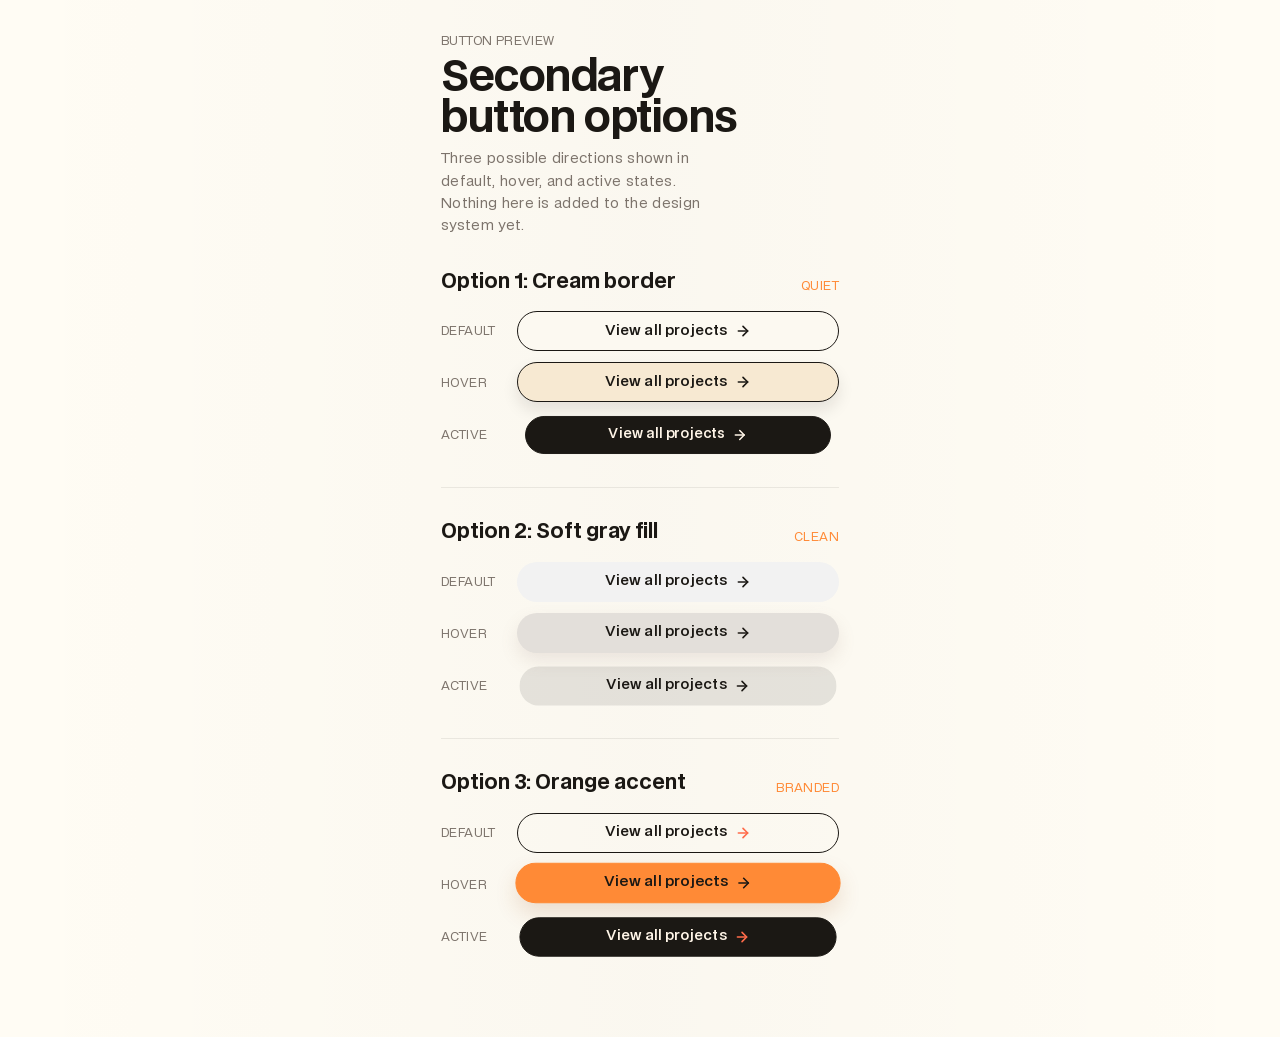
<file: secondary-button-preview.html>
<!doctype html>
<html lang="en">
<head>
  <meta charset="utf-8" />
  <meta name="viewport" content="width=device-width, initial-scale=1" />
  <title>Secondary Button Preview</title>
  <link rel="stylesheet" href="design-system/colors_and_type.css" />
  <style>
    * { box-sizing: border-box; }

    body {
      margin: 0;
      min-height: 100vh;
      background:
        linear-gradient(90deg, rgba(0, 0, 0, 0) 0%, rgba(18, 18, 18, 0.02) 50%, rgba(0, 0, 0, 0) 100%),
        var(--paper);
      color: var(--ink);
      font-family: var(--font-sans);
    }

    .preview-shell {
      width: min(100%, 430px);
      margin: 0 auto;
      padding: 32px 16px 48px;
    }

    .preview-header {
      display: flex;
      flex-direction: column;
      gap: 8px;
      margin-bottom: 32px;
    }

    .preview-eyebrow {
      margin: 0;
      color: var(--ink-muted);
      font-size: 12px;
      line-height: 1.5;
      letter-spacing: 0.4px;
      text-transform: uppercase;
    }

    .preview-title {
      margin: 0;
      font-size: 42px;
      line-height: 0.98;
      letter-spacing: -0.01em;
    }

    .preview-note {
      margin: 0;
      max-width: 32ch;
      font-size: 14px;
      line-height: 1.6;
      letter-spacing: 0.32px;
      color: var(--ink-muted);
    }

    .option-list {
      display: flex;
      flex-direction: column;
      gap: 32px;
    }

    .option {
      display: flex;
      flex-direction: column;
      gap: 16px;
      padding-bottom: 32px;
      border-bottom: 1px solid var(--color-gray-300);
    }

    .option:last-child { border-bottom: 0; }

    .option-head {
      display: flex;
      align-items: flex-end;
      justify-content: space-between;
      gap: 16px;
    }

    .option-name {
      margin: 0;
      font-size: 20px;
      line-height: 1.28;
      letter-spacing: 0;
    }

    .option-tag {
      color: var(--orange);
      font-size: 12px;
      line-height: 1.5;
      letter-spacing: 0.4px;
      text-transform: uppercase;
      white-space: nowrap;
    }

    .state-grid {
      display: grid;
      gap: 12px;
    }

    .state-row {
      display: grid;
      grid-template-columns: 64px 1fr;
      align-items: center;
      gap: 12px;
    }

    .state-label {
      color: var(--ink-muted);
      font-size: 12px;
      line-height: 1.5;
      letter-spacing: 0.4px;
      text-transform: uppercase;
    }

    .secondary-btn {
      position: relative;
      display: inline-flex;
      align-items: center;
      justify-content: center;
      gap: 8px;
      width: 100%;
      height: 40px;
      padding: 0 24px;
      border-radius: var(--r-pill);
      border: 0;
      font: inherit;
      font-size: 14px;
      font-weight: 600;
      line-height: 1.4;
      letter-spacing: 0.16px;
      text-decoration: none;
    }

    .secondary-btn arrow-icon {
      display: inline-flex;
      width: 16px;
      height: 16px;
      flex: 0 0 auto;
    }

    .secondary-btn svg {
      width: 16px;
      height: 16px;
    }

    .opt-1.default {
      background: var(--color-cream-50);
      color: var(--ink);
      border: 1px solid var(--ink);
    }

    .opt-1.hover {
      background: var(--color-cream-200);
      color: var(--ink);
      border: 1px solid var(--ink);
      transform: translateY(-1px);
      box-shadow: 0 8px 16px rgba(27, 24, 20, 0.10);
    }

    .opt-1.active {
      background: var(--ink);
      color: var(--cream);
      border: 1px solid var(--ink);
      transform: scale(0.95);
    }

    .opt-2.default {
      background: var(--color-gray-200);
      color: var(--ink);
      border: 1px solid transparent;
    }

    .opt-2.hover {
      background: var(--cream-deep);
      color: var(--ink);
      border: 1px solid transparent;
      transform: translateY(-1px);
      box-shadow: 0 8px 18px rgba(142, 113, 107, 0.14);
    }

    .opt-2.active {
      background: var(--color-gray-400);
      color: var(--ink);
      border: 1px solid transparent;
      transform: scale(0.985);
    }

    .opt-3.default {
      background: transparent;
      color: var(--ink);
      border: 1px solid var(--ink);
    }

    .opt-3.default svg { color: var(--orange-warm); }

    .opt-3.hover {
      background: var(--orange);
      color: var(--ink);
      border: 1px solid var(--orange);
      transform: translateY(-2px) scale(1.01);
      box-shadow: 0 10px 22px rgba(156, 79, 25, 0.16);
    }

    .opt-3.active {
      background: var(--ink);
      color: var(--cream);
      border: 1px solid var(--ink);
      transform: scale(0.985);
    }

    .opt-3.active svg { color: var(--orange-warm); }
  </style>
</head>
<body>
  <main class="preview-shell">
    <header class="preview-header">
      <p class="preview-eyebrow">Button preview</p>
      <h1 class="preview-title">Secondary<br />button options</h1>
      <p class="preview-note">Three possible directions shown in default, hover, and active states. Nothing here is added to the design system yet.</p>
    </header>

    <section class="option-list" aria-label="Secondary button options">
      <article class="option">
        <div class="option-head">
          <h2 class="option-name">Option 1: Cream border</h2>
          <span class="option-tag">Quiet</span>
        </div>
        <div class="state-grid">
          <div class="state-row">
            <span class="state-label">Default</span>
            <button class="secondary-btn opt-1 default">View all projects <arrow-icon></arrow-icon></button>
          </div>
          <div class="state-row">
            <span class="state-label">Hover</span>
            <button class="secondary-btn opt-1 hover">View all projects <arrow-icon></arrow-icon></button>
          </div>
          <div class="state-row">
            <span class="state-label">Active</span>
            <button class="secondary-btn opt-1 active">View all projects <arrow-icon></arrow-icon></button>
          </div>
        </div>
      </article>

      <article class="option">
        <div class="option-head">
          <h2 class="option-name">Option 2: Soft gray fill</h2>
          <span class="option-tag">Clean</span>
        </div>
        <div class="state-grid">
          <div class="state-row">
            <span class="state-label">Default</span>
            <button class="secondary-btn opt-2 default">View all projects <arrow-icon></arrow-icon></button>
          </div>
          <div class="state-row">
            <span class="state-label">Hover</span>
            <button class="secondary-btn opt-2 hover">View all projects <arrow-icon></arrow-icon></button>
          </div>
          <div class="state-row">
            <span class="state-label">Active</span>
            <button class="secondary-btn opt-2 active">View all projects <arrow-icon></arrow-icon></button>
          </div>
        </div>
      </article>

      <article class="option">
        <div class="option-head">
          <h2 class="option-name">Option 3: Orange accent</h2>
          <span class="option-tag">Branded</span>
        </div>
        <div class="state-grid">
          <div class="state-row">
            <span class="state-label">Default</span>
            <button class="secondary-btn opt-3 default">View all projects <arrow-icon></arrow-icon></button>
          </div>
          <div class="state-row">
            <span class="state-label">Hover</span>
            <button class="secondary-btn opt-3 hover">View all projects <arrow-icon></arrow-icon></button>
          </div>
          <div class="state-row">
            <span class="state-label">Active</span>
            <button class="secondary-btn opt-3 active">View all projects <arrow-icon></arrow-icon></button>
          </div>
        </div>
      </article>
    </section>
  </main>

  <script>
    customElements.define("arrow-icon", class extends HTMLElement {
      connectedCallback() {
        this.innerHTML = `
          <svg viewBox="0 0 24 24" fill="none" aria-hidden="true">
            <path d="M5 12h14" stroke="currentColor" stroke-width="2.4" stroke-linecap="round" stroke-linejoin="round"></path>
            <path d="m12 5 7 7-7 7" stroke="currentColor" stroke-width="2.4" stroke-linecap="round" stroke-linejoin="round"></path>
          </svg>
        `;
      }
    });
  </script>
</body>
</html>
</file>
<file: design-system/colors_and_type.css>
/* ============================================================
   Andrii B. — Portfolio Design System
   Tokens: color, type, spacing, radius, shadow, motion
   ============================================================ */

/* --- Type ---------------------------------------------------- */
/* BDO Grotesk is the brand display+text face — local fonts in
   /fonts. Inter is used once for a small footer-nav run.
   JetBrains Mono is used for tiny meta strings in previews. */

@import url("https://fonts.googleapis.com/css2?family=Inter:wght@400;500&family=JetBrains+Mono:wght@400;500&display=swap");

@font-face {
  font-family: "BDO Grotesk";
  src: url("./fonts/BDOGrotesk-Light.woff2") format("woff2"),
       url("./fonts/BDOGrotesk-Light.otf") format("opentype");
  font-weight: 300; font-style: normal; font-display: swap;
}
@font-face {
  font-family: "BDO Grotesk";
  src: url("./fonts/BDOGrotesk-Regular.woff2") format("woff2"),
       url("./fonts/BDOGrotesk-Regular.otf") format("opentype");
  font-weight: 400; font-style: normal; font-display: swap;
}
@font-face {
  font-family: "BDO Grotesk";
  src: url("./fonts/BDOGrotesk-Medium.woff2") format("woff2"),
       url("./fonts/BDOGrotesk-Medium.otf") format("opentype");
  font-weight: 500; font-style: normal; font-display: swap;
}
@font-face {
  font-family: "BDO Grotesk";
  src: url("./fonts/BDOGrotesk-DemiBold.woff2") format("woff2"),
       url("./fonts/BDOGrotesk-DemiBold.otf") format("opentype");
  font-weight: 600; font-style: normal; font-display: swap;
}
@font-face {
  font-family: "BDO Grotesk";
  src: url("./fonts/BDOGrotesk-Bold.woff2") format("woff2"),
       url("./fonts/BDOGrotesk-Bold.otf") format("opentype");
  font-weight: 700; font-style: normal; font-display: swap;
}
@font-face {
  font-family: "BDO Grotesk";
  src: url("./fonts/BDOGrotesk-ExtraBold.woff2") format("woff2"),
       url("./fonts/BDOGrotesk-ExtraBold.otf") format("opentype");
  font-weight: 800; font-style: normal; font-display: swap;
}
@font-face {
  font-family: "BDO Grotesk";
  src: url("./fonts/BDOGrotesk-Black.woff2") format("woff2"),
       url("./fonts/BDOGrotesk-Black.otf") format("opentype");
  font-weight: 900; font-style: normal; font-display: swap;
}

:root {
  /* ── Palette ──────────────────────────────────────────────── */
  /* Figma color variables */
  --color-orange-500: rgb(255, 138, 54);       /* Color/Orange/500 */
  --color-orange-700: rgb(255, 107, 74);       /* Color/Orange/700 */
  --color-white-500:  rgb(255, 255, 255);      /* Color/White/500 */
  --color-cream-50:   rgb(252, 249, 241);      /* Color/Cream/50 */
  --color-cream-100:  rgb(255, 245, 232);      /* Color/Cream/100 */
  --color-cream-200:  rgb(247, 233, 210);      /* Color/Cream/200 */
  --color-cream-700:  rgb(227, 223, 218);      /* Color/Cream/700 */
  --color-dark-700:   rgba(38, 37, 36, 0.80);  /* Color/Dark/700 */
  --color-dark-900:   rgb(27, 24, 20);         /* Color/Dark/900 */
  --color-gray-100:   rgb(250, 250, 250);      /* Color/Gray/100 */
  --color-gray-200:   rgb(242, 242, 242);      /* Color/Gray/200 */
  --color-gray-300:   rgba(27, 24, 20, 0.08);  /* Color/Gray/300 */
  --color-gray-400:   rgba(27, 24, 20, 0.10);  /* Color/Gray/400 */
  --color-gray-500:   rgb(188, 188, 188);      /* Color/Gray/500 */
  --color-gray-800:   rgb(124, 115, 107);      /* Color/Gray/800 */

  /* Base */
  --ink:           rgb(27, 24, 20);       /* primary fg, dark surface */
  --ink-soft:      rgb(38, 37, 36);       /* button on light, dim ink */
  --ink-muted:     rgb(124, 115, 107);    /* secondary text on cream */
  --paper:         rgb(255, 252, 244);    /* page bg */
  --cream:         rgb(255, 245, 232);    /* fg on dark, secondary bg */
  --cream-deep:    rgb(227, 223, 218);    /* button rail track, gray-200 */
  --gray-300:      rgb(203, 198, 192);    /* tertiary hover-deeper */
  --gray-400:      rgb(178, 173, 167);    /* tertiary active */
  --white:         rgb(255, 255, 255);

  /* Accents */
  --orange:        rgb(255, 138, 54);     /* single brand accent */
  --orange-warm:   rgb(255, 107, 74);     /* arrow tint ONLY — inside primary CTA */

  /* Lines & subtle */
  --hair:          rgb(188, 188, 188);    /* divider, icon stroke */
  --hair-soft:     rgb(230, 230, 230);
  --tint-ink-02:   rgba(18, 18, 18, 0.02);
  --tint-ink-08:   rgba(27, 24, 20, 0.08);
  --tint-white-20: rgba(255, 255, 255, 0.20);
  --tint-white-70: rgba(255, 255, 255, 0.70);
  --tint-white-80: rgba(255, 255, 255, 0.80);
  --tint-orange-20: rgba(255, 138, 54, 0.20);
  --tint-orange-50: rgba(255, 138, 54, 0.50);
  --tint-ink-06:    rgba(27, 24, 20, 0.06);
  --tint-cream-06:  rgba(255, 245, 232, 0.06);
  --tint-cream-08:  rgba(255, 245, 232, 0.08);
  --tint-cream-12:  rgba(255, 245, 232, 0.12);
  --tint-cream-25:  rgba(255, 245, 232, 0.25);
  --tint-cream-35:  rgba(255, 245, 232, 0.35);
  --tint-cream-50:  rgba(255, 245, 232, 0.50);
  --tint-cream-55:  rgba(255, 245, 232, 0.55);
  --page-shell-bg:  rgb(239, 236, 229);

  /* Semantic */
  --fg:            var(--ink);
  --fg-on-dark:    var(--cream);
  --fg-muted:      var(--ink-muted);
  --bg:            var(--paper);
  --bg-elev:       var(--white);
  --bg-dark:       var(--ink);
  --accent:        var(--orange);
  --accent-warm:   var(--orange-warm);
  --rule:          var(--ink);
  --rule-soft:     var(--hair);

  /* Figma semantic color aliases */
  --action-bg-menu-dark:         var(--color-dark-700);
  --action-bg-primary-default:   var(--color-dark-900);
  --action-bg-primary-hover:     var(--color-dark-900);
  --action-bg-primary-active:    var(--color-orange-500);
  --action-bg-primary-disabled:  var(--color-gray-500);
  --action-bg-secondary-default: var(--color-cream-50);
  --action-bg-secondary-hover:   var(--color-cream-200);
  --action-bg-secondary-active:  var(--color-dark-900);
  --action-bg-tertiary-default:  var(--color-dark-900);
  --action-bg-tertiary-hover:    var(--color-gray-300);
  --action-bg-tertiary-active:   var(--color-gray-400);
  --action-border-ghost-dark:    var(--color-dark-900);
  --action-border-ghost-light:   var(--color-cream-100);
  --action-content-icon-brand-default: var(--color-orange-700);
  --action-content-text-only-default:  var(--color-white-500);
  --border-color-ghost-dark:     var(--color-dark-900);
  --border-color-ghost-light:    var(--color-cream-100);
  --content-text-default-dark:   var(--color-dark-900);
  --content-text-default-light:  var(--color-cream-100);
  --content-text-disabled:       var(--color-cream-700);
  --surface-bg-page-default:     var(--color-gray-100);
  --surface-bg-page-elevated:    var(--color-white-500);
  --surface-bg-tab-switcher-default: var(--color-cream-700);

  /* Figma-backed website aliases */
  --ink:           var(--color-dark-900);
  --ink-muted:     var(--color-gray-800);
  --cream:         var(--color-cream-100);
  --cream-50:      var(--color-cream-50);
  --cream-soft:    var(--color-cream-200);
  --cream-deep:    var(--color-cream-700);
  --gray-100:      var(--color-gray-100);
  --gray-200:      var(--color-gray-200);
  --gray-300:      var(--color-gray-300);
  --gray-400:      var(--color-gray-400);
  --white:         var(--color-white-500);
  --orange:        var(--color-orange-500);
  --orange-warm:   var(--color-orange-700);
  --hair:          var(--color-gray-500);
  --hair-soft:     var(--color-gray-200);
  --fg:            var(--ink);
  --fg-on-dark:    var(--cream);
  --fg-muted:      var(--ink-muted);
  --bg-elev:       var(--white);
  --bg-dark:       var(--ink);
  --accent:        var(--orange);
  --accent-warm:   var(--orange-warm);
  --rule:          var(--ink);
  --rule-soft:     var(--hair);

  /* ── Type ─────────────────────────────────────────────────── */
  --font-sans:     "BDO Grotesk", -apple-system, BlinkMacSystemFont, "Segoe UI", system-ui, sans-serif;
  --font-mono:     "JetBrains Mono", ui-monospace, "SF Mono", Menlo, monospace;
  --font-alt:      "Inter", var(--font-sans);

  /* Professional role-based type tokens. Use these before legacy fs/lh/tr aliases. */
  --type-size-hero:             56px;  --type-line-hero:             1.08; --type-track-hero:             0px;
  --type-size-statement:        42px;  --type-line-statement:        0.95; --type-track-statement:        -0.32px;
  --type-size-section-title:    36px;  --type-line-section-title:    1.28; --type-track-section-title:    -0.16px;
  --type-size-feature-title:    32px;  --type-line-feature-title:    1.28; --type-track-feature-title:    1px;
  --type-size-card-title:       20px;  --type-line-card-title:       1.28; --type-track-card-title:       0px;
  --type-size-row-title:        18px;  --type-line-row-title:        1.65; --type-track-row-title:        0px;
  --type-size-body:             16px;  --type-line-body:             1.60; --type-track-body:             0.16px;
  --type-size-body-small:       14px;  --type-line-body-small:       1.60; --type-track-body-small:       0.32px;
  --type-size-meta:             12px;  --type-line-meta:             1.50; --type-track-meta:             0.4px;
  --type-size-button-primary:   16px;  --type-line-button-primary:   1.60; --type-track-button-primary:   0.16px; --type-weight-button-primary:   600;
  --type-size-button-secondary: 14px;  --type-line-button-secondary: 1.40; --type-track-button-secondary: 0.16px; --type-weight-button-secondary: 600;
  --type-size-button-tertiary:  14px;  --type-line-button-tertiary:  1.40; --type-track-button-tertiary:  0.16px; --type-weight-button-tertiary:  400;

  /* Figma: typography/Header/display-mobile\bold + display-mobile\reg */
  --fs-display:    var(--type-size-hero);          --lh-display:   var(--type-line-hero);          --tr-display:   var(--type-track-hero);
  /* Figma: typography/Header/h1-mobile */
  --fs-h1:         var(--type-size-statement);     --lh-h1:        var(--type-line-statement);     --tr-h1:        var(--type-track-statement);
  /* Figma: typography/Header/h3-mobile */
  --fs-h2:         var(--type-size-section-title); --lh-h2:        var(--type-line-section-title); --tr-h2:        var(--type-track-section-title);
  /* Figma: typography/Header/h3-mobile-regular */
  --fs-h3:         var(--type-size-feature-title); --lh-h3:        var(--type-line-feature-title); --tr-h3:        var(--type-track-feature-title);
  /* Figma: typography/Header/h5-mobile-bold */
  --fs-h4:         var(--type-size-card-title);    --lh-h4:        var(--type-line-card-title);
  /* Figma: typography/body-lg-mobile-bold */
  --fs-h5:         var(--type-size-row-title);     --lh-h5:        var(--type-line-row-title);
  /* Figma: typography/body-base-mobile */
  --fs-body:       var(--type-size-body);          --lh-body:      var(--type-line-body);          --tr-body:       var(--type-track-body);
  /* Figma: typography/body-sm-mobile */
  --fs-body-sm:    var(--type-size-body-small);    --lh-body-sm:   var(--type-line-body-small);    --tr-body-sm:    var(--type-track-body-small);
  /* Figma: typography/small-mobile */
  --fs-mono:       var(--type-size-meta);          --lh-mono:      var(--type-line-meta);          --tr-mono:       var(--type-track-meta);

  /* Figma: typography/Button/Button-L-mobile */
  --fs-button-l:   var(--type-size-button-primary);   --lh-button-l:  var(--type-line-button-primary);   --tr-button-l:   var(--type-track-button-primary);
  --fw-button-l:   var(--type-weight-button-primary); /* DemiBold */

  /* Figma: typography/Button/Button-M-mobile */
  --fs-button-m:   var(--type-size-button-secondary); --lh-button-m:  var(--type-line-button-secondary); --tr-button-m:   var(--type-track-button-secondary);
  --fw-button-m:   var(--type-weight-button-secondary); /* DemiBold */

  /* Figma: typography/Button/Button-S-mobile */
  --fs-button-s:   var(--type-size-button-tertiary);  --lh-button-s:  var(--type-line-button-tertiary);  --tr-button-s:   var(--type-track-button-tertiary);
  --fw-button-s:   var(--type-weight-button-tertiary); /* Regular */

  --fw-regular:    400;
  --fw-medium:     500;
  --fw-demi:       600;
  --fw-bold:       700;

  /* ── Spacing (4-grid) ─────────────────────────────────────── */
  --space-1:  4px;
  --space-2:  8px;
  --space-3:  12px;
  --space-4:  16px;
  --space-5:  24px;
  --space-6:  32px;
  --space-7:  40px;
  --space-8:  48px;
  --space-9:  64px;
  --space-10: 80px;
  --space-11: 96px;

  /* Layout */
  --page-pad:     16px;
  --page-max:     393px;    /* mobile-first canvas */

  /* ── Radius ───────────────────────────────────────────────── */
  /* Only three radii in the system. */
  --r-sm:     4px;     /* project card image, video poster */
  --r-pill:   99px;    /* buttons, chips, tags */
  --r-circle: 50%;     /* avatar */

  /* ── Borders ──────────────────────────────────────────────── */
  --bd-hair:  1px solid var(--rule);
  --bd-soft:  1px solid var(--hair-soft);
  --bd-cream: 1px solid var(--cream);

  /* ── Shadow ───────────────────────────────────────────────── */
  /* Quiet, warm. The design uses shadow sparingly. */
  --shadow-soft:  0 6px 18px rgba(142, 113, 107, 0.18);
  --shadow-warm:  0 10px 28px rgba(156, 79, 25, 0.22);
  --shadow-card:  0 2px 8px rgba(142, 142, 142, 0.20),
                  0 12px 32px rgba(167, 167, 167, 0.25);

  /* ── Motion ───────────────────────────────────────────────── */
  --ease-out:     cubic-bezier(0.22, 1, 0.36, 1);
  --ease-in-out:  cubic-bezier(0.65, 0, 0.35, 1);
  --dur-1:        120ms;
  --dur-2:        200ms;
  --dur-3:        360ms;
}

/* ── Semantic CSS ─────────────────────────────────────────── */
html, body {
  background: var(--bg);
  color: var(--fg);
  font-family: var(--font-sans);
  font-size: var(--type-size-body);
  line-height: var(--type-line-body);
  letter-spacing: var(--type-track-body);
  -webkit-font-smoothing: antialiased;
  -moz-osx-font-smoothing: grayscale;
  text-rendering: optimizeLegibility;
}

/* Headings */
.type-hero,
.t-display {
  font-family: var(--font-sans);
  font-weight: var(--fw-bold);
  font-size: var(--type-size-hero);
  line-height: var(--type-line-hero);
  letter-spacing: var(--type-track-hero);
}
.type-statement,
.t-h1 {
  font-weight: var(--fw-bold);
  font-size: var(--type-size-statement);
  line-height: var(--type-line-statement);
  letter-spacing: var(--type-track-statement);
}
.type-section-title,
.t-h2 {
  font-weight: var(--fw-demi);
  font-size: var(--type-size-section-title);
  line-height: var(--type-line-section-title);
  letter-spacing: var(--type-track-section-title);
}
.type-feature-title,
.t-h3 {
  font-weight: var(--fw-regular);
  font-size: var(--type-size-feature-title);
  line-height: var(--type-line-feature-title);
  letter-spacing: var(--type-track-feature-title);
}
.type-card-title,
.t-h4 {
  font-weight: var(--fw-demi);
  font-size: var(--type-size-card-title);
  line-height: var(--type-line-card-title);
  letter-spacing: var(--type-track-card-title);
}
.type-row-title,
.t-h5 {
  font-weight: var(--fw-demi);
  font-size: var(--type-size-row-title);
  line-height: var(--type-line-row-title);
  letter-spacing: var(--type-track-row-title);
}

/* Body */
.type-body,
.t-body  { font-size: var(--type-size-body); line-height: var(--type-line-body); letter-spacing: var(--type-track-body); }
.type-body-small,
.t-body-sm { font-size: var(--type-size-body-small); line-height: var(--type-line-body-small); letter-spacing: var(--type-track-body-small); }

/* Eyebrow / mono label */
.type-meta,
.t-mono {
  font-family: var(--font-sans); /* same family, just uppercased + tracked */
  font-weight: var(--fw-regular);
  font-size: var(--type-size-meta);
  line-height: var(--type-line-meta);
  letter-spacing: var(--type-track-meta);
  text-transform: uppercase;
}

/* Figma: typography/Button/Button-L-mobile */
.type-button-primary,
.t-button-l {
  font-family: var(--font-sans);
  font-weight: var(--type-weight-button-primary);
  font-size: var(--type-size-button-primary);
  line-height: var(--type-line-button-primary);
  letter-spacing: var(--type-track-button-primary);
}

/* Figma: typography/Button/Button-M-mobile */
.type-button-secondary,
.t-button-m {
  font-family: var(--font-sans);
  font-weight: var(--type-weight-button-secondary);
  font-size: var(--type-size-button-secondary);
  line-height: var(--type-line-button-secondary);
  letter-spacing: var(--type-track-button-secondary);
}

/* Figma: typography/Button/Button-S-mobile */
.type-button-tertiary,
.t-button-s {
  font-family: var(--font-sans);
  font-weight: var(--type-weight-button-tertiary);
  font-size: var(--type-size-button-tertiary);
  line-height: var(--type-line-button-tertiary);
  letter-spacing: var(--type-track-button-tertiary);
}

/* Link underline (inline body) */
.t-link {
  color: inherit;
  text-decoration: underline;
  text-underline-offset: 3px;
  text-decoration-thickness: 1px;
}

/* Utilities */
.surface-paper { background: var(--paper); color: var(--ink); }
.surface-cream { background: var(--cream); color: var(--ink); }
.surface-dark  { background: var(--ink);   color: var(--cream); }
.rule          { background: var(--rule); height: 1px; width: 100%; }
.rule-warm     { background: var(--orange); height: 1px; width: 100%; }
</file>
